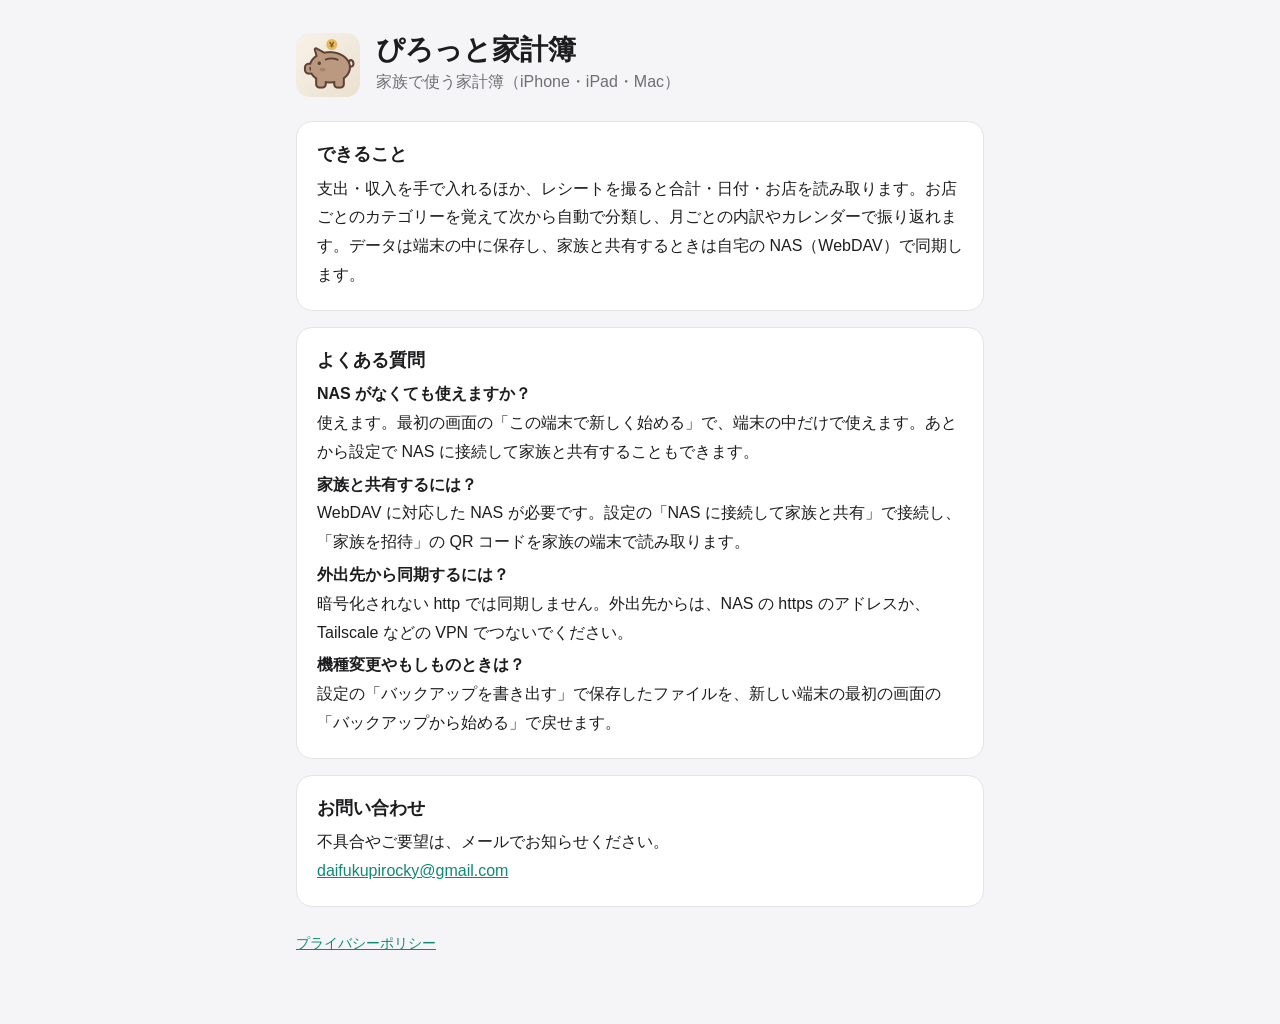
<file: index.html>
<!doctype html>
<html lang="ja">
<head>
<meta charset="utf-8">
<meta name="viewport" content="width=device-width, initial-scale=1">
<title>サポート｜ぴろっと家計簿</title>
<link rel="stylesheet" href="style.css">
</head>
<body>
<main>
  <header>
    <img src="icon.png" alt="">
    <div>
      <h1>ぴろっと家計簿</h1>
      <p>家族で使う家計簿（iPhone・iPad・Mac）</p>
    </div>
  </header>

  <section>
    <h2>できること</h2>
    <p>支出・収入を手で入れるほか、レシートを撮ると合計・日付・お店を読み取ります。お店ごとのカテゴリーを覚えて次から自動で分類し、月ごとの内訳やカレンダーで振り返れます。データは端末の中に保存し、家族と共有するときは自宅の NAS（WebDAV）で同期します。</p>
  </section>

  <section>
    <h2>よくある質問</h2>
    <p><strong>NAS がなくても使えますか？</strong><br>使えます。最初の画面の「この端末で新しく始める」で、端末の中だけで使えます。あとから設定で NAS に接続して家族と共有することもできます。</p>
    <p><strong>家族と共有するには？</strong><br>WebDAV に対応した NAS が必要です。設定の「NAS に接続して家族と共有」で接続し、「家族を招待」の QR コードを家族の端末で読み取ります。</p>
    <p><strong>外出先から同期するには？</strong><br>暗号化されない http では同期しません。外出先からは、NAS の https のアドレスか、Tailscale などの VPN でつないでください。</p>
    <p><strong>機種変更やもしものときは？</strong><br>設定の「バックアップを書き出す」で保存したファイルを、新しい端末の最初の画面の「バックアップから始める」で戻せます。</p>
  </section>

  <section>
    <h2>お問い合わせ</h2>
    <p>不具合やご要望は、メールでお知らせください。<br><a href="mailto:daifukupirocky@gmail.com">daifukupirocky@gmail.com</a></p>
  </section>

  <footer>
    <p><a href="privacy.html">プライバシーポリシー</a></p>
  </footer>
</main>
</body>
</html>
</file>
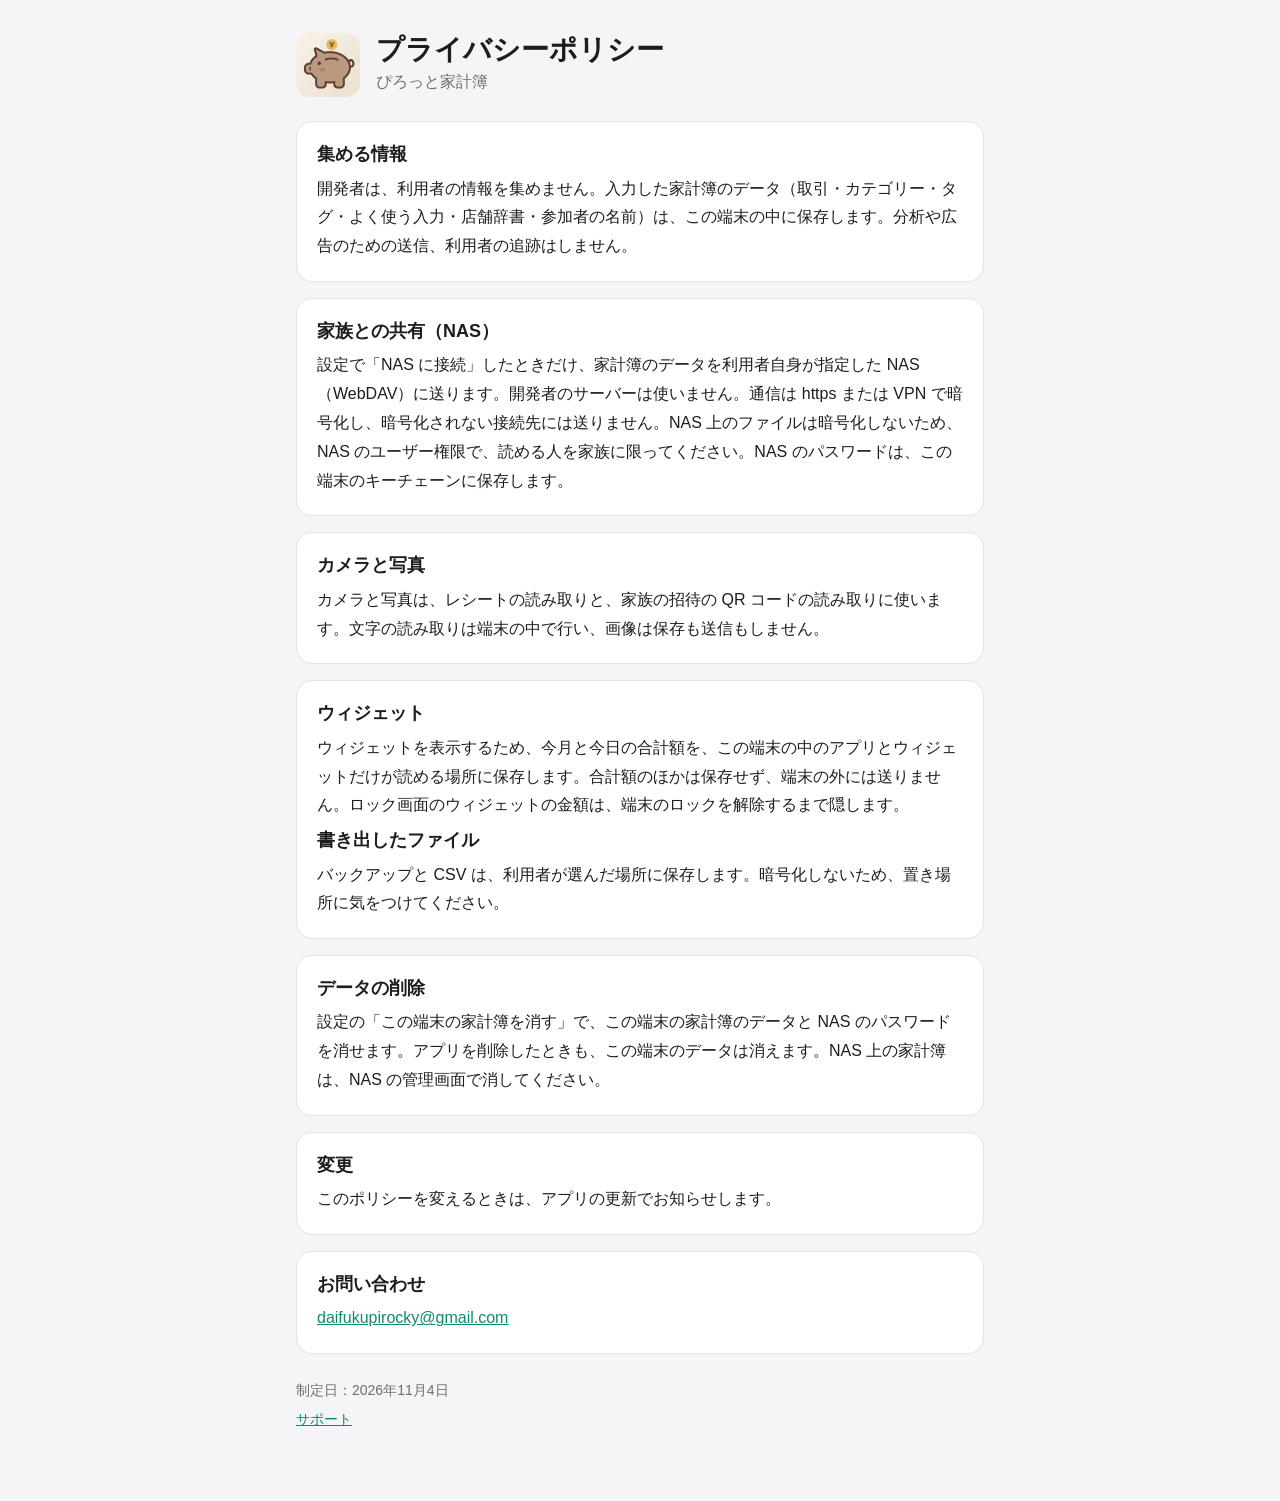
<file: privacy.html>
<!doctype html>
<html lang="ja">
<head>
<meta charset="utf-8">
<meta name="viewport" content="width=device-width, initial-scale=1">
<title>プライバシーポリシー｜ぴろっと家計簿</title>
<link rel="stylesheet" href="style.css">
</head>
<body>
<main>
  <header>
    <img src="icon.png" alt="">
    <div>
      <h1>プライバシーポリシー</h1>
      <p>ぴろっと家計簿</p>
    </div>
  </header>

  <!-- same text as the app's PrivacyView (アプリの PrivacyView と同じ文) -->
  <section>
    <h2>集める情報</h2>
    <p>開発者は、利用者の情報を集めません。入力した家計簿のデータ（取引・カテゴリー・タグ・よく使う入力・店舗辞書・参加者の名前）は、この端末の中に保存します。分析や広告のための送信、利用者の追跡はしません。</p>
  </section>
  <section>
    <h2>家族との共有（NAS）</h2>
    <p>設定で「NAS に接続」したときだけ、家計簿のデータを利用者自身が指定した NAS（WebDAV）に送ります。開発者のサーバーは使いません。通信は https または VPN で暗号化し、暗号化されない接続先には送りません。NAS 上のファイルは暗号化しないため、NAS のユーザー権限で、読める人を家族に限ってください。NAS のパスワードは、この端末のキーチェーンに保存します。</p>
  </section>
  <section>
    <h2>カメラと写真</h2>
    <p>カメラと写真は、レシートの読み取りと、家族の招待の QR コードの読み取りに使います。文字の読み取りは端末の中で行い、画像は保存も送信もしません。</p>
  </section>
  <section>
    <h2>ウィジェット</h2>
    <p>ウィジェットを表示するため、今月と今日の合計額を、この端末の中のアプリとウィジェットだけが読める場所に保存します。合計額のほかは保存せず、端末の外には送りません。ロック画面のウィジェットの金額は、端末のロックを解除するまで隠します。</p>

    <h2>書き出したファイル</h2>
    <p>バックアップと CSV は、利用者が選んだ場所に保存します。暗号化しないため、置き場所に気をつけてください。</p>
  </section>
  <section>
    <h2>データの削除</h2>
    <p>設定の「この端末の家計簿を消す」で、この端末の家計簿のデータと NAS のパスワードを消せます。アプリを削除したときも、この端末のデータは消えます。NAS 上の家計簿は、NAS の管理画面で消してください。</p>
  </section>
  <section>
    <h2>変更</h2>
    <p>このポリシーを変えるときは、アプリの更新でお知らせします。</p>
  </section>
  <section>
    <h2>お問い合わせ</h2>
    <p><a href="mailto:daifukupirocky@gmail.com">daifukupirocky@gmail.com</a></p>
  </section>

  <footer>
    <p>制定日：2026年11月4日</p>
    <p><a href="index.html">サポート</a></p>
  </footer>
</main>
</body>
</html>
</file>
<file: style.css>
/* Shared style for the public pages (公開ページの共通の見た目) */
:root { --brand: #0E8A74; --ink: #1d1d1f; --sub: #6e6e73; --bg: #f5f5f7; --card: #fff; --line: #e3e3e8; }
@media (prefers-color-scheme: dark) {
  :root { --brand: #2EC4A5; --ink: #f5f5f7; --sub: #a1a1a6; --bg: #000; --card: #1c1c1e; --line: #38383a; }
}
* { box-sizing: border-box; }
body { margin: 0; background: var(--bg); color: var(--ink);
  font: 16px/1.8 -apple-system, BlinkMacSystemFont, "Hiragino Sans", "Hiragino Kaku Gothic ProN", sans-serif; }
main { max-width: 720px; margin: 0 auto; padding: 32px 16px 64px; }
header { display: flex; align-items: center; gap: 16px; margin-bottom: 24px; }
header img { width: 64px; height: 64px; border-radius: 14px; }
h1 { font-size: 28px; line-height: 1.3; margin: 0; }
header p { margin: 0; color: var(--sub); }
section { background: var(--card); border: 1px solid var(--line); border-radius: 16px; padding: 16px 20px; margin: 16px 0; }
h2 { font-size: 18px; margin: 0 0 4px; }
p { margin: 4px 0; }
a { color: var(--brand); }
footer { color: var(--sub); font-size: 14px; margin-top: 24px; }
</file>
